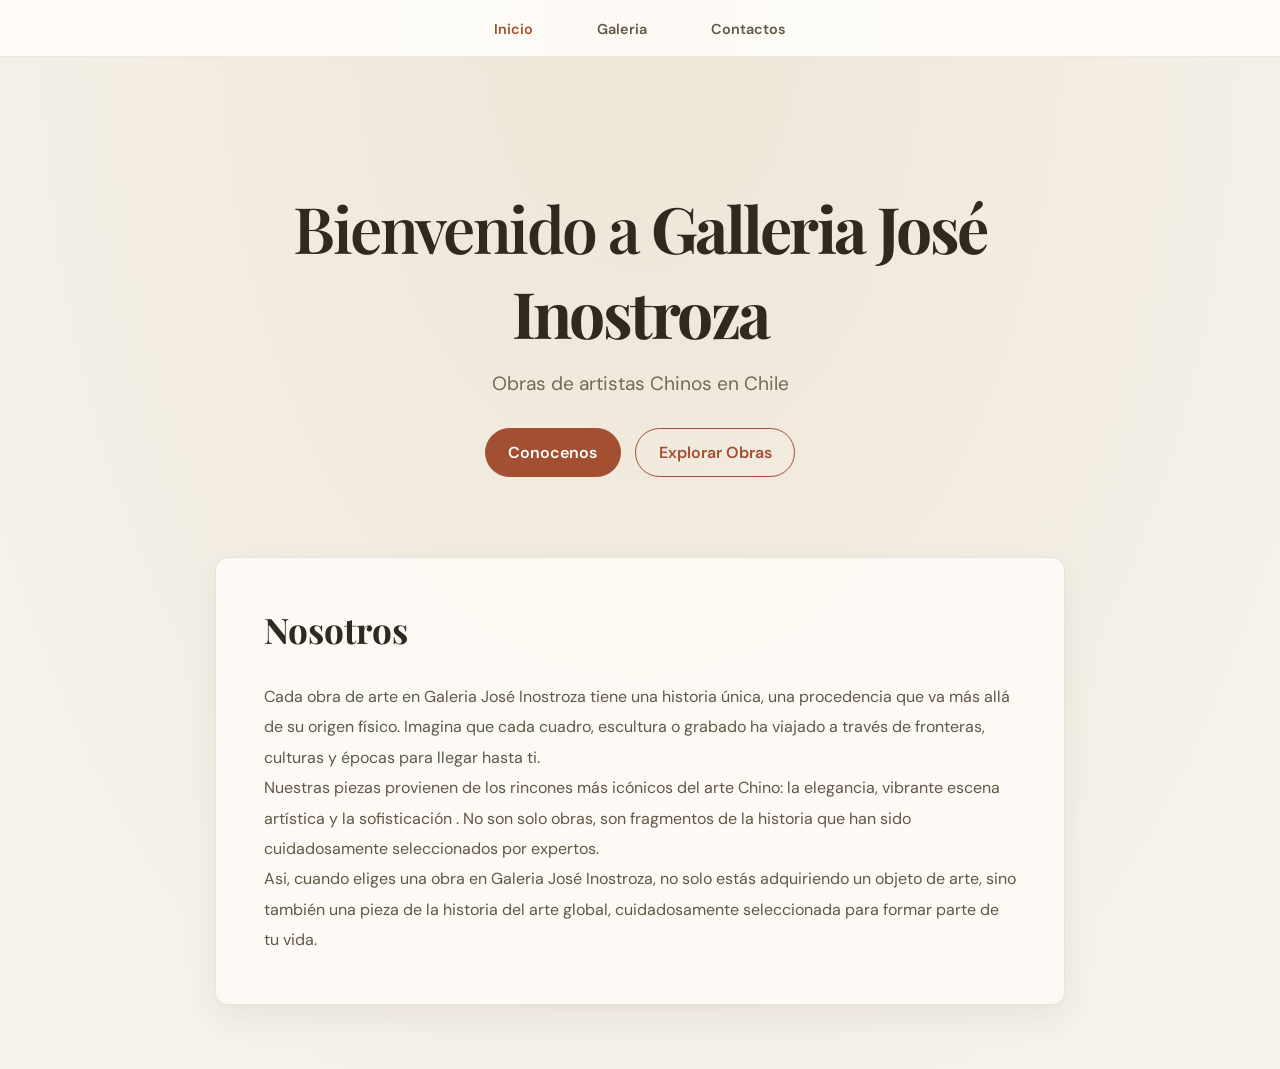
<file: Index.html>
<!DOCTYPE html>
<html lang="en">
<head>
    <meta charset="UTF-8">
    <meta name="viewport" content="width=device-width, initial-scale=1.0">
    <title>Galeria Jose Inostroza</title>
    <link rel="stylesheet" href="general.css">
    <link rel="stylesheet" href="inicio.css">
</head>
<body>
    <nav>
        <ul>
            <li><a href="/Index.html">Inicio</a></li>
            <li><a href="/Galeria.html">Galeria</a></li>
            <li><a href="/Contactos.html">Contactos</a></li>
        </ul>
    </nav>
    <h1>
        Bienvenido a <strong>Galleria José Inostroza</strong>
    </h1>
    <p>Obras de artistas Chinos en Chile</p>
    <div>
        <a class="nav-button" href="/Contactos.html">Conocenos</a>
        <a href="/Galeria.html">Explorar Obras</a>
    </div>

    <!--
    Descripcion robada de arte premium :
    Cada obra de arte en Artepremium.cl tiene una historia única, una procedencia que va más allá de su origen físico. Imagina que cada cuadro, escultura o grabado ha viajado a través de fronteras, culturas y épocas para llegar hasta ti.
La mayoría de nuestras piezas provienen de los rincones más icónicos del arte mundial: las elegantes galerías de Italia, la vibrante escena artística de España, la sofisticación de Francia y la innovación de Estados Unidos. No son solo obras, son fragmentos de la historia que han sido cuidadosamente seleccionados por expertos en estos países, donde el arte se vive y respira en cada esquina.
Pero la historia no termina allí. Muchas de las obras que ofrecemos también vienen de los talleres de impresión más renombrados y de editores de artistas, quienes, con su meticuloso trabajo, aseguran que cada pieza conserve su autenticidad y esencia. Es a través de estas colaboraciones que conseguimos piezas exclusivas, de la más alta calidad, que no solo reflejan el talento de los artistas, sino también la pasión de quienes las hacen llegar hasta nosotros.
Así, cuando eliges una obra en Artepremium.cl, no solo estás adquiriendo un objeto de arte, sino también una pieza de la historia del arte global, cuidadosamente seleccionada para formar parte de tu vida.
    -->

    <div>
        <h2>Nosotros</h2>

        <p>
            Cada obra de arte en Galeria José Inostroza tiene una historia única, 
            una procedencia que va más allá de su origen físico. 
            Imagina que cada cuadro, escultura o grabado ha viajado a través de fronteras, culturas y épocas para llegar hasta ti.
            <br>
            Nuestras piezas provienen de los rincones más icónicos del arte Chino: la elegancia, vibrante escena artística y la sofisticación . 
            No son solo obras, son fragmentos de la historia que han sido cuidadosamente seleccionados por expertos.
            <br>
            Asi, cuando eliges una obra en Galeria José Inostroza, no solo estás adquiriendo un objeto de arte, sino también una pieza de la historia del arte global, cuidadosamente seleccionada para formar parte de tu vida.
        </p>

    </div>
</body>
</html>
</file>
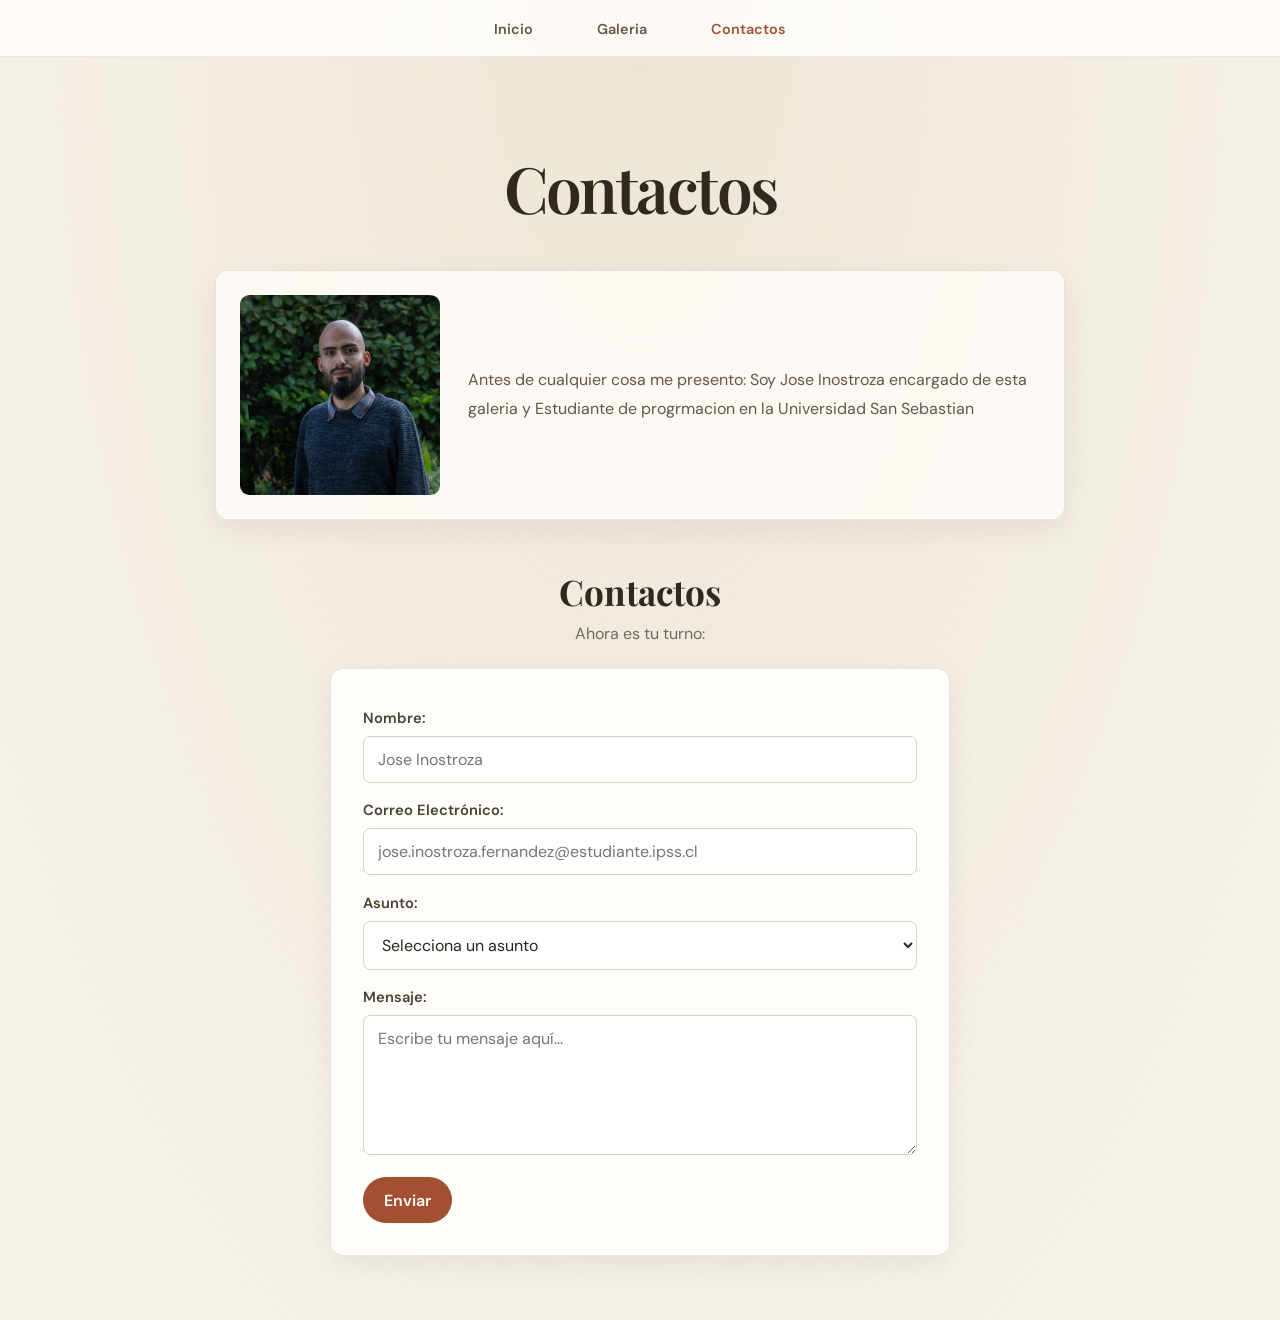
<file: Contactos.html>
<!DOCTYPE html>
<html lang="en">
<head>
    <meta charset="UTF-8">
    <meta name="viewport" content="width=device-width, initial-scale=1.0">
    <title>Contactos</title>
    <link rel="stylesheet" href="general.css">
    <link rel="stylesheet" href="contactos.css">
</head>
<body>
    <nav>
        <ul>
            <li><a href="/Index.html">Inicio</a></li>
            <li><a href="/Galeria.html">Galeria</a></li>
            <li><a href="/Contactos.html">Contactos</a></li>
        </ul>
    </nav>
    <h1>
        Contactos
    </h1>
    <div>
        <img src="/recursos/yomero.jpg" alt="Jose Inostroza">
        <p>Antes de cualquier cosa me presento: Soy Jose Inostroza encargado de esta galeria y Estudiante de progrmacion en la Universidad San Sebastian
            
        </p>
    </div>
    <H2>Contactos</H2>
    <p>Ahora es tu turno:</p>
    <form action="mailto:jose.inostroza.fernandez@estudiante.ipss.cl" method="post" enctype="text/plain">
        <label for="nombre">Nombre:</label><br>
        <input type="text" id="nombre" name="nombre" placeholder="Jose Inostroza"><br>
        <label for="email">Correo Electrónico:</label><br>
        <input type="email" id="email" name="email" placeholder="jose.inostroza.fernandez@estudiante.ipss.cl"><br>
        <label for="asunto">Asunto:</label><br>
        <select name="asunto" id="asunto" required>
            <option value="">Selecciona un asunto</option>
            <option value="compra">Compra</option>
            <option value="consulta">Consulta</option>
            <option value="venta">Venta</option>
        </select><br>
        <label for="mensaje">Mensaje:</label><br>
        <textarea id="mensaje" name="mensaje" placeholder="Escribe tu mensaje aquí..."></textarea><br>
        <input type="submit" value="Enviar">    
</body>
</html>
</file>
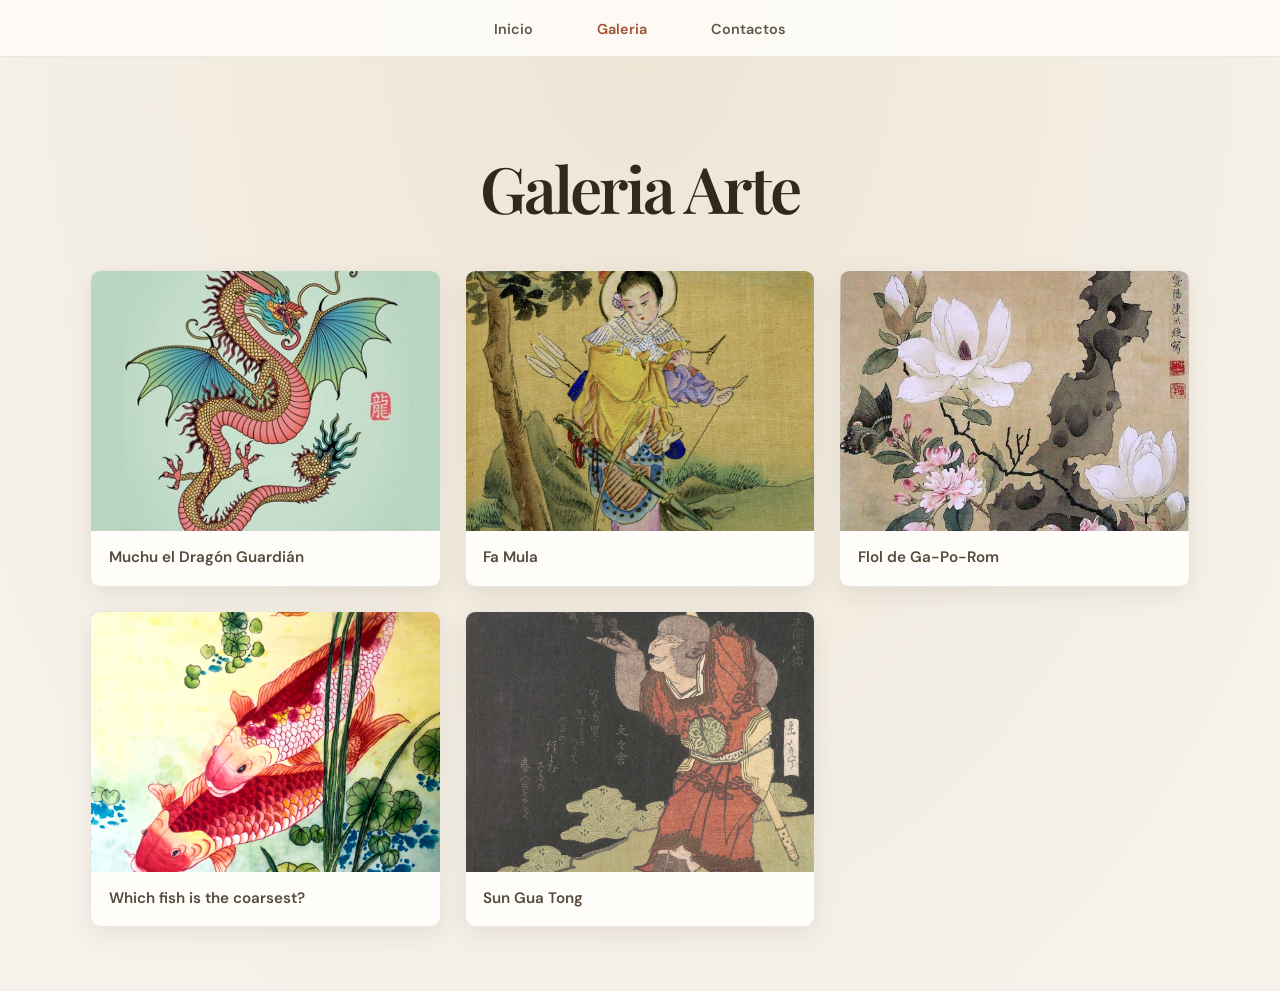
<file: Galeria.html>
<!DOCTYPE html>
<html lang="en">
<head>
    <meta charset="UTF-8">
    <meta name="viewport" content="width=device-width, initial-scale=1.0">
    <title>Galeria José Inostroza</title>
    <link rel="stylesheet" href="general.css">
    <link rel="stylesheet" href="galeria.css">
</head>
<body>
    <nav>
        <ul>
            <li><a href="/Index.html">Inicio</a></li>
            <li><a href="/Galeria.html">Galeria</a></li>
            <li><a href="/Contactos.html">Contactos</a></li>
        </ul>
    </nav>
    <h1>
        Galeria Arte
    </h1>

    <div class="Galeria">
        <ul>
            <li>
                <img src="/recursos/mushu el dragon guardian.jpg" alt="Muchu el Dragón Guardián">
                <p>Muchu el Dragón Guardián</p>
            </li>
            <li>
                <img src="/recursos/Fa Mula.jpg" alt="Fa Mula">
                <p>Fa Mula</p>
            </li>
            <li>
                <img src="/recursos/flor.jpg" alt="Flol de Ga-Po-Rom">
                <p>Flol de Ga-Po-Rom</p>
            </li>
            <li>
                <img src="/recursos/japanese-painting-japan-nature-traditional-season.jpg" alt="Which fish is the coarsest?">
                <p>Which fish is the coarsest?</p>
            </li>
            <li>
                <img src="/recursos/Sun Gua Tong.jpg" alt="Sun Gua Tong">
                <p>Sun Gua Tong</p>
            </li>
        </ul>
    </div>
    
</body>
</html>
</file>
<file: general.css>
@import url('https://fonts.googleapis.com/css2?family=DM+Sans:wght@400;500;600;700&family=Playfair+Display:wght@600;700&display=swap');

:root {
    color-scheme: light;
    font-family: 'DM Sans', sans-serif;
    color: #29251f;
    background: #f6f2eb;
}

* {
    box-sizing: border-box;
}

body {
    min-height: 100vh;
    margin: 0;
    padding: 0 0 4rem;
    background:
        radial-gradient(ellipse at 50% 0, rgba(224, 207, 176, 0.38), transparent 48rem),
        #f6f2eb;
}

nav {
    padding: 1.1rem 1.5rem;
    border-bottom: 1px solid rgba(69, 54, 38, 0.1);
    background: rgba(255, 253, 249, 0.9);
}

nav ul {
    display: flex;
    justify-content: center;
    gap: clamp(1.5rem, 5vw, 4rem);
    max-width: 1100px;
    margin: 0 auto;
    padding: 0;
    list-style: none;
}

nav a {
    color: #625747;
    font-size: 0.9rem;
    font-weight: 600;
    text-decoration: none;
    transition: color 180ms ease;
}

nav a:hover {
    color: #a24f32;
}

h1 {
    margin: clamp(3rem, 7vw, 5.5rem) 1rem 2.5rem;
    color: #30291f;
    font-family: 'Playfair Display', Georgia, serif;
    font-size: clamp(2.4rem, 5vw, 4rem);
    font-weight: 600;
    letter-spacing: -0.04em;
    text-align: center;
}

h2 {
    color: #30291f;
    font-family: 'Playfair Display', Georgia, serif;
    font-size: clamp(1.7rem, 3vw, 2.2rem);
}

a:focus-visible,
input:focus-visible,
select:focus-visible,
textarea:focus-visible {
    outline: 3px solid #bd7655;
    outline-offset: 3px;
}

@media (max-width: 480px) {
    nav {
        padding: 1rem;
    }
}

@media (prefers-reduced-motion: reduce) {
    *,
    *::before,
    *::after {
        scroll-behavior: auto !important;
        transition-duration: 0.01ms !important;
    }
}
</file>
<file: inicio.css>
nav a[href="/Index.html"] {
    color: #a24f32;
}

body > h1 {
    max-width: 950px;
    margin: clamp(4rem, 10vw, 8rem) auto 1rem;
    padding: 0 1.5rem;
}

body > p {
    margin: 0 1rem 2rem;
    color: #756958;
    font-size: clamp(1rem, 2vw, 1.2rem);
    text-align: center;
}

body > div:first-of-type {
    display: flex;
    flex-wrap: wrap;
    justify-content: center;
    gap: 0.9rem;
    margin: 0 auto 5rem;
    padding: 0 1rem;
}

body > div:first-of-type a {
    display: inline-flex;
    min-height: 48px;
    align-items: center;
    justify-content: center;
    padding: 0.8rem 1.4rem;
    border: 1px solid #a24f32;
    border-radius: 999px;
    color: #a24f32;
    font-weight: 600;
    text-decoration: none;
    transition: background-color 180ms ease, color 180ms ease, transform 180ms ease;
}

body > div:first-of-type a:hover {
    transform: translateY(-2px);
    background: #f0e2d8;
}

body > div:first-of-type a.nav-button {
    background: #a24f32;
    color: #fffdf9;
}

body > div:first-of-type a.nav-button:hover {
    background: #843d26;
}

body > div:last-of-type {
    width: min(850px, calc(100% - 3rem));
    margin: 0 auto;
    padding: clamp(1.5rem, 5vw, 3rem);
    border: 1px solid rgba(76, 59, 39, 0.12);
    border-radius: 0.8rem;
    background: rgba(255, 253, 249, 0.78);
    box-shadow: 0 12px 32px rgba(58, 43, 26, 0.07);
}

body > div:last-of-type h2 {
    margin-top: 0;
}

body > div:last-of-type p {
    margin-bottom: 0;
    color: #625747;
    line-height: 1.9;
}

@media (max-width: 480px) {
    body > div:last-of-type {
        width: calc(100% - 2rem);
    }
}
</file>
<file: contactos.css>
nav a[href="/Contactos.html"] {
    color: #a24f32;
}

body > div:first-of-type {
    display: flex;
    width: min(850px, calc(100% - 3rem));
    align-items: center;
    gap: 1.75rem;
    margin: 0 auto 3rem;
    padding: 1.5rem;
    border: 1px solid rgba(76, 59, 39, 0.12);
    border-radius: 0.8rem;
    background: rgba(255, 253, 249, 0.82);
    box-shadow: 0 10px 28px rgba(58, 43, 26, 0.07);
}

body > div:first-of-type img {
    display: block;
    width: 200px;
    height: 200px;
    flex: 0 0 auto;
    border-radius: 0.6rem;
    object-fit: cover;
}

body > div:first-of-type p {
    margin: 0;
    color: #625747;
    line-height: 1.8;
}

body > h2,
body > h2 + p {
    text-align: center;
}

body > h2 {
    margin-bottom: 0.5rem;
}

body > h2 + p {
    margin: 0 1rem 1.5rem;
    color: #756958;
}

form {
    width: min(620px, calc(100% - 3rem));
    margin: 0 auto;
    padding: clamp(1.25rem, 4vw, 2rem);
    border: 1px solid rgba(76, 59, 39, 0.12);
    border-radius: 0.8rem;
    background: #fffdf9;
    box-shadow: 0 10px 28px rgba(58, 43, 26, 0.07);
}

form label {
    display: inline-block;
    margin: 0.4rem 0 0.35rem;
    color: #494033;
    font-size: 0.92rem;
    font-weight: 600;
}

form input:not([type="submit"]),
form select,
form textarea {
    width: 100%;
    margin: 0.15rem 0 0.7rem;
    padding: 0.75rem 0.85rem;
    border: 1px solid #d8cfc1;
    border-radius: 0.45rem;
    background: #fff;
    color: #29251f;
    font: inherit;
}

form textarea {
    min-height: 140px;
    resize: vertical;
}

form input[type="submit"] {
    min-height: 46px;
    margin-top: 0.35rem;
    padding: 0.7rem 1.3rem;
    border: 0;
    border-radius: 999px;
    background: #a24f32;
    color: #fffdf9;
    font: inherit;
    font-weight: 600;
    cursor: pointer;
    transition: background-color 180ms ease, transform 180ms ease;
}

form input[type="submit"]:hover {
    transform: translateY(-1px);
    background: #843d26;
}

@media (max-width: 600px) {
    body > div:first-of-type {
        width: calc(100% - 2rem);
        flex-direction: column;
        align-items: flex-start;
    }

    body > div:first-of-type img {
        width: min(200px, 100%);
        height: auto;
        aspect-ratio: 1;
    }

    form {
        width: calc(100% - 2rem);
    }
}
</file>
<file: galeria.css>
nav a[href="/Galeria.html"] {
    color: #a24f32;
}

.Galeria {
    width: min(1100px, calc(100% - 3rem));
    margin: 0 auto;
}

.Galeria ul {
    display: grid;
    grid-template-columns: repeat(auto-fit, minmax(min(100%, 290px), 1fr));
    gap: 1.5rem;
    margin: 0;
    padding: 0;
    list-style: none;
}

.Galeria li {
    overflow: hidden;
    border: 1px solid rgba(76, 59, 39, 0.12);
    border-radius: 0.65rem;
    background: #fffdf9;
    box-shadow: 0 8px 24px rgba(58, 43, 26, 0.08);
    transition: transform 220ms ease, box-shadow 220ms ease;
}

.Galeria li:hover {
    transform: translateY(-5px);
    box-shadow: 0 16px 32px rgba(58, 43, 26, 0.15);
}

.Galeria img {
    display: block;
    width: 100%;
    height: 260px;
    object-fit: cover;
    transition: transform 350ms ease;
}

.Galeria li:hover img {
    transform: scale(1.035);
}

.Galeria li p {
    margin: 0;
    padding: 1rem 1.1rem 1.15rem;
    color: #554a3c;
    font-size: 0.95rem;
    font-weight: 600;
}

@media (max-width: 480px) {
    .Galeria {
        width: min(100% - 2rem, 420px);
    }

    .Galeria ul {
        gap: 1rem;
    }

    .Galeria img {
        height: 230px;
    }
}
</file>
